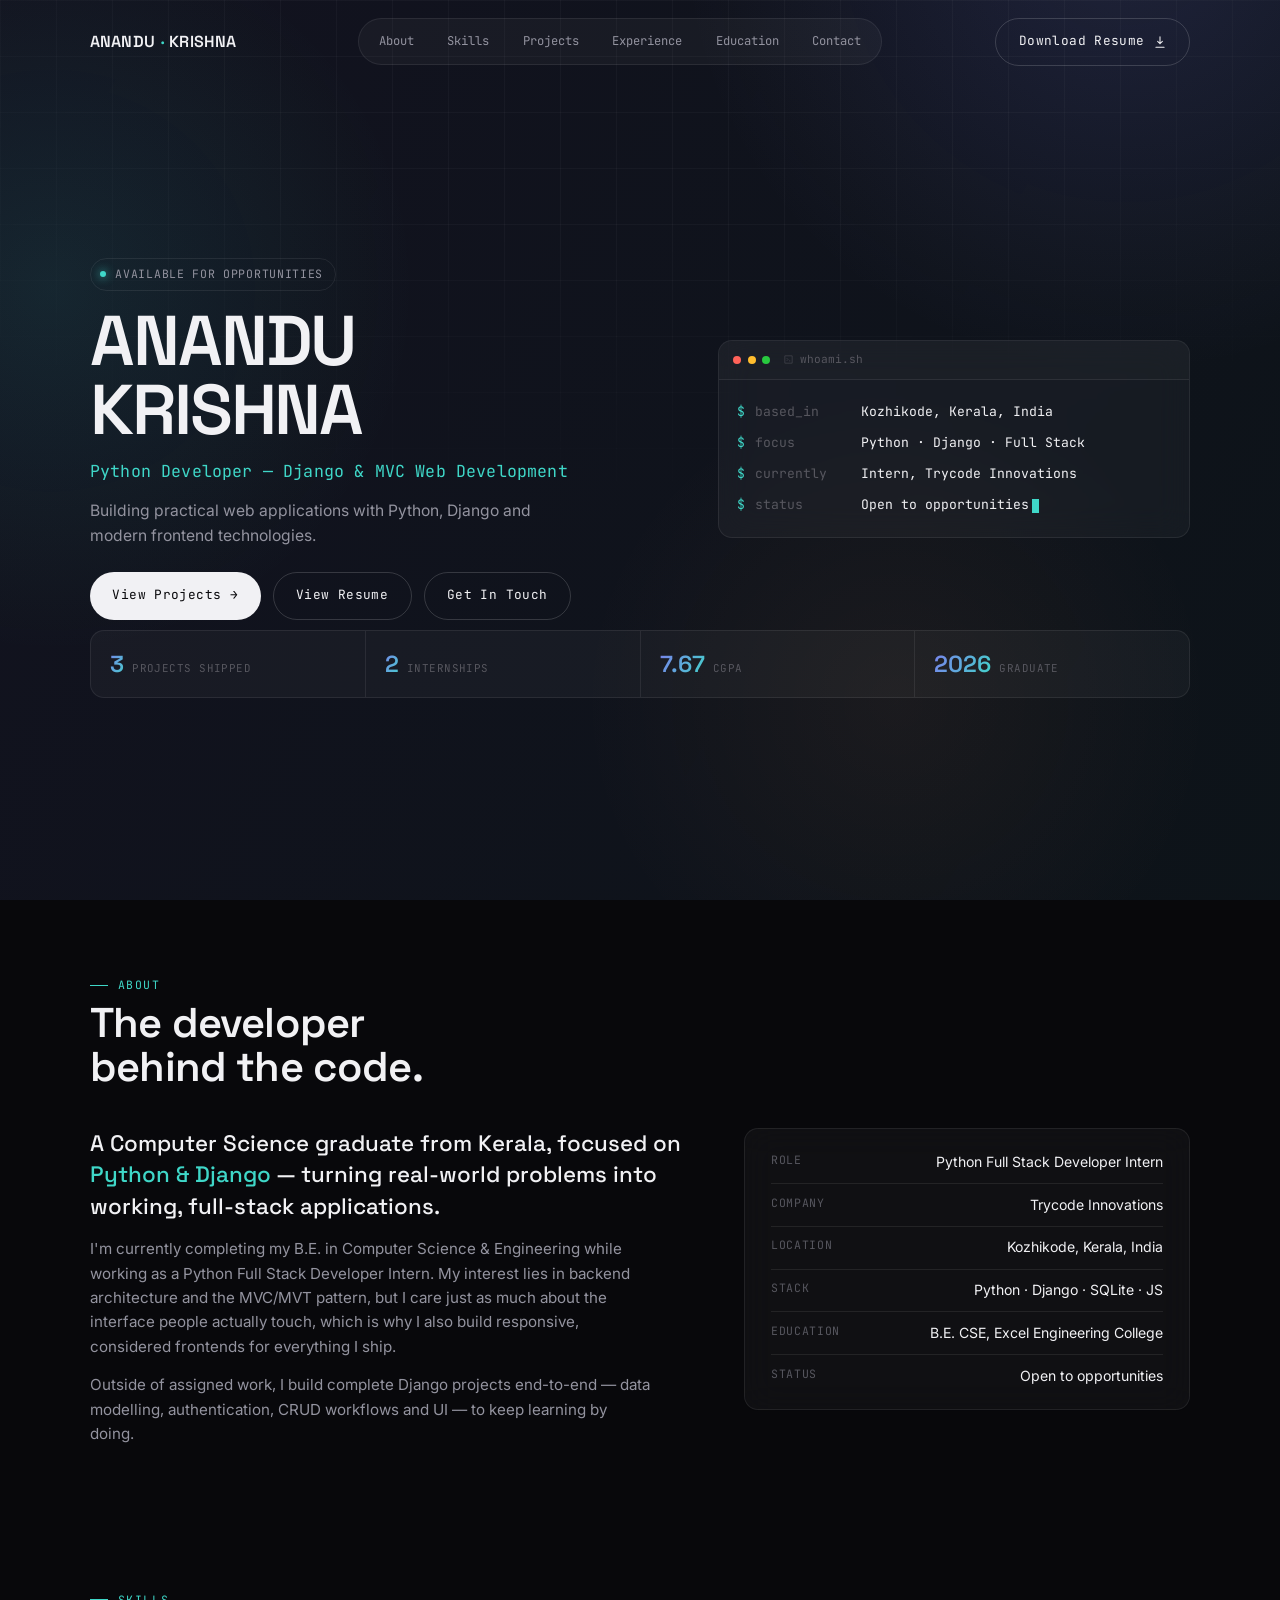
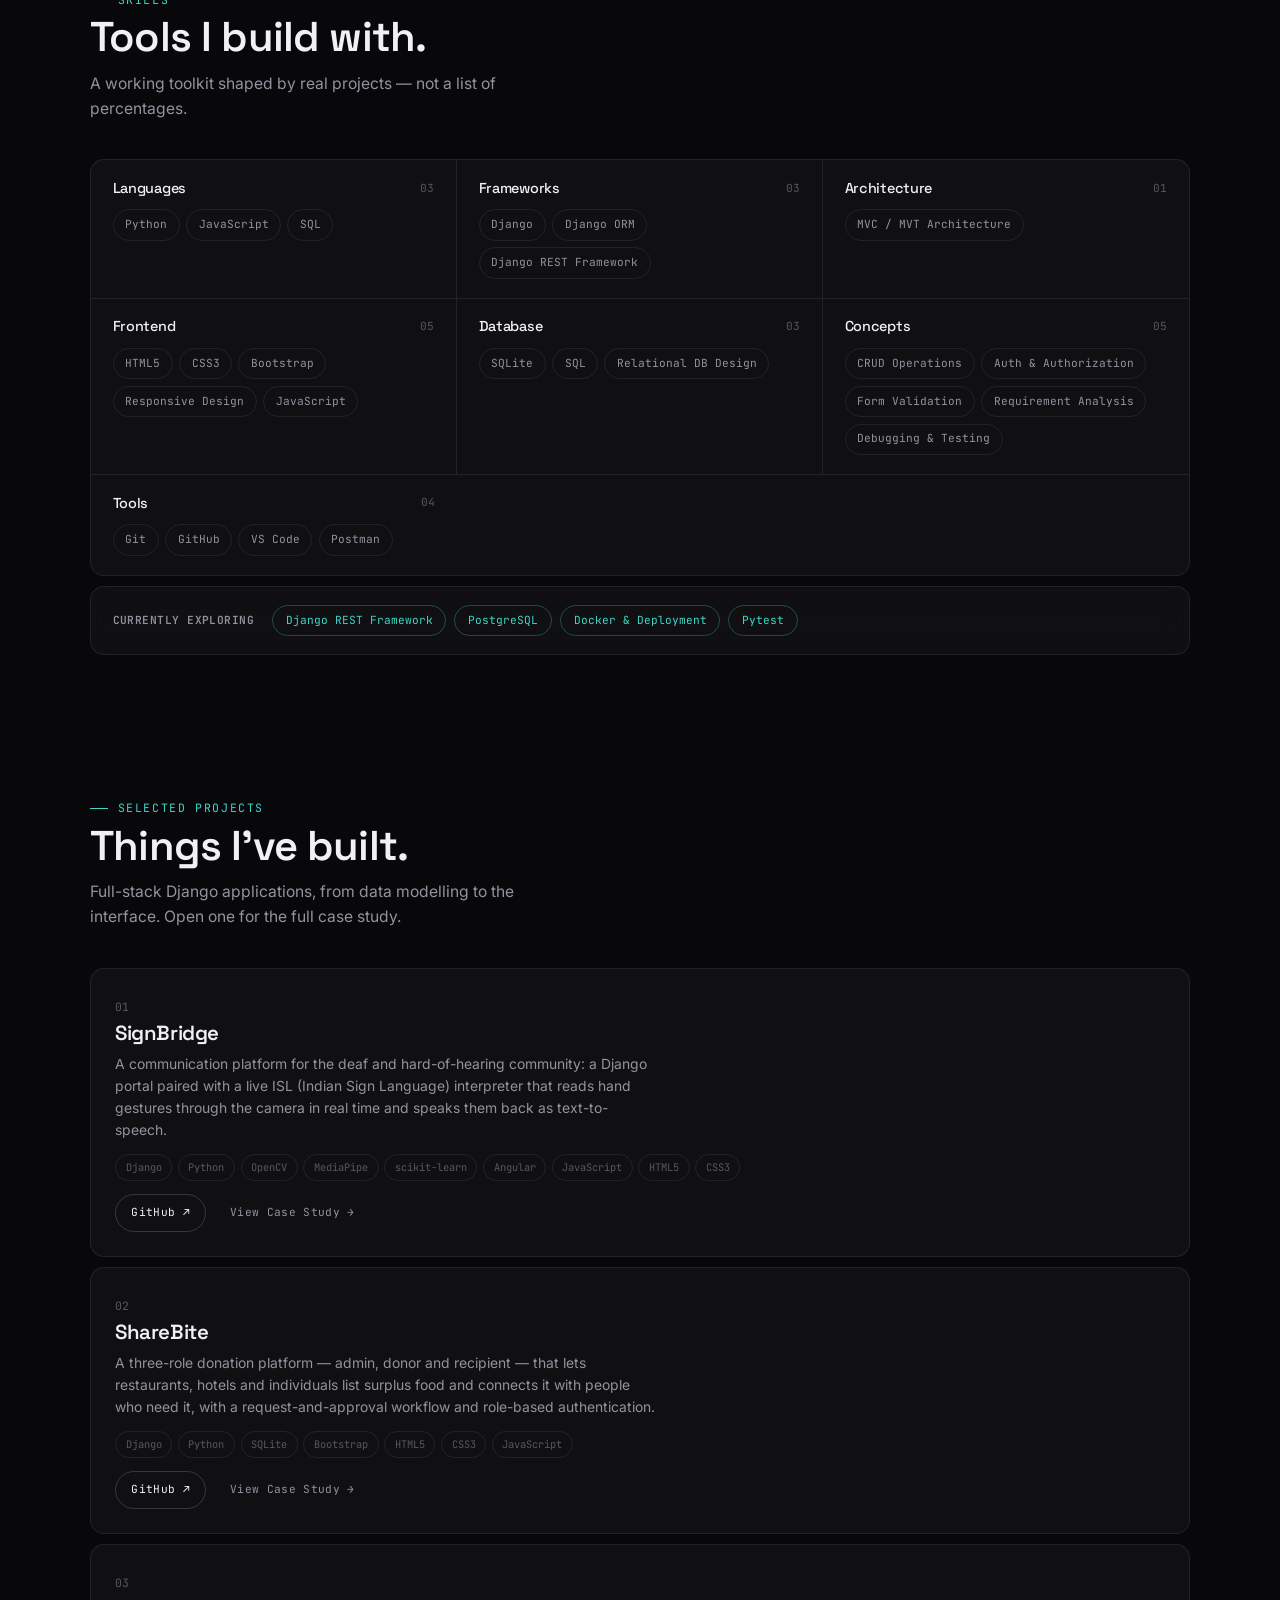
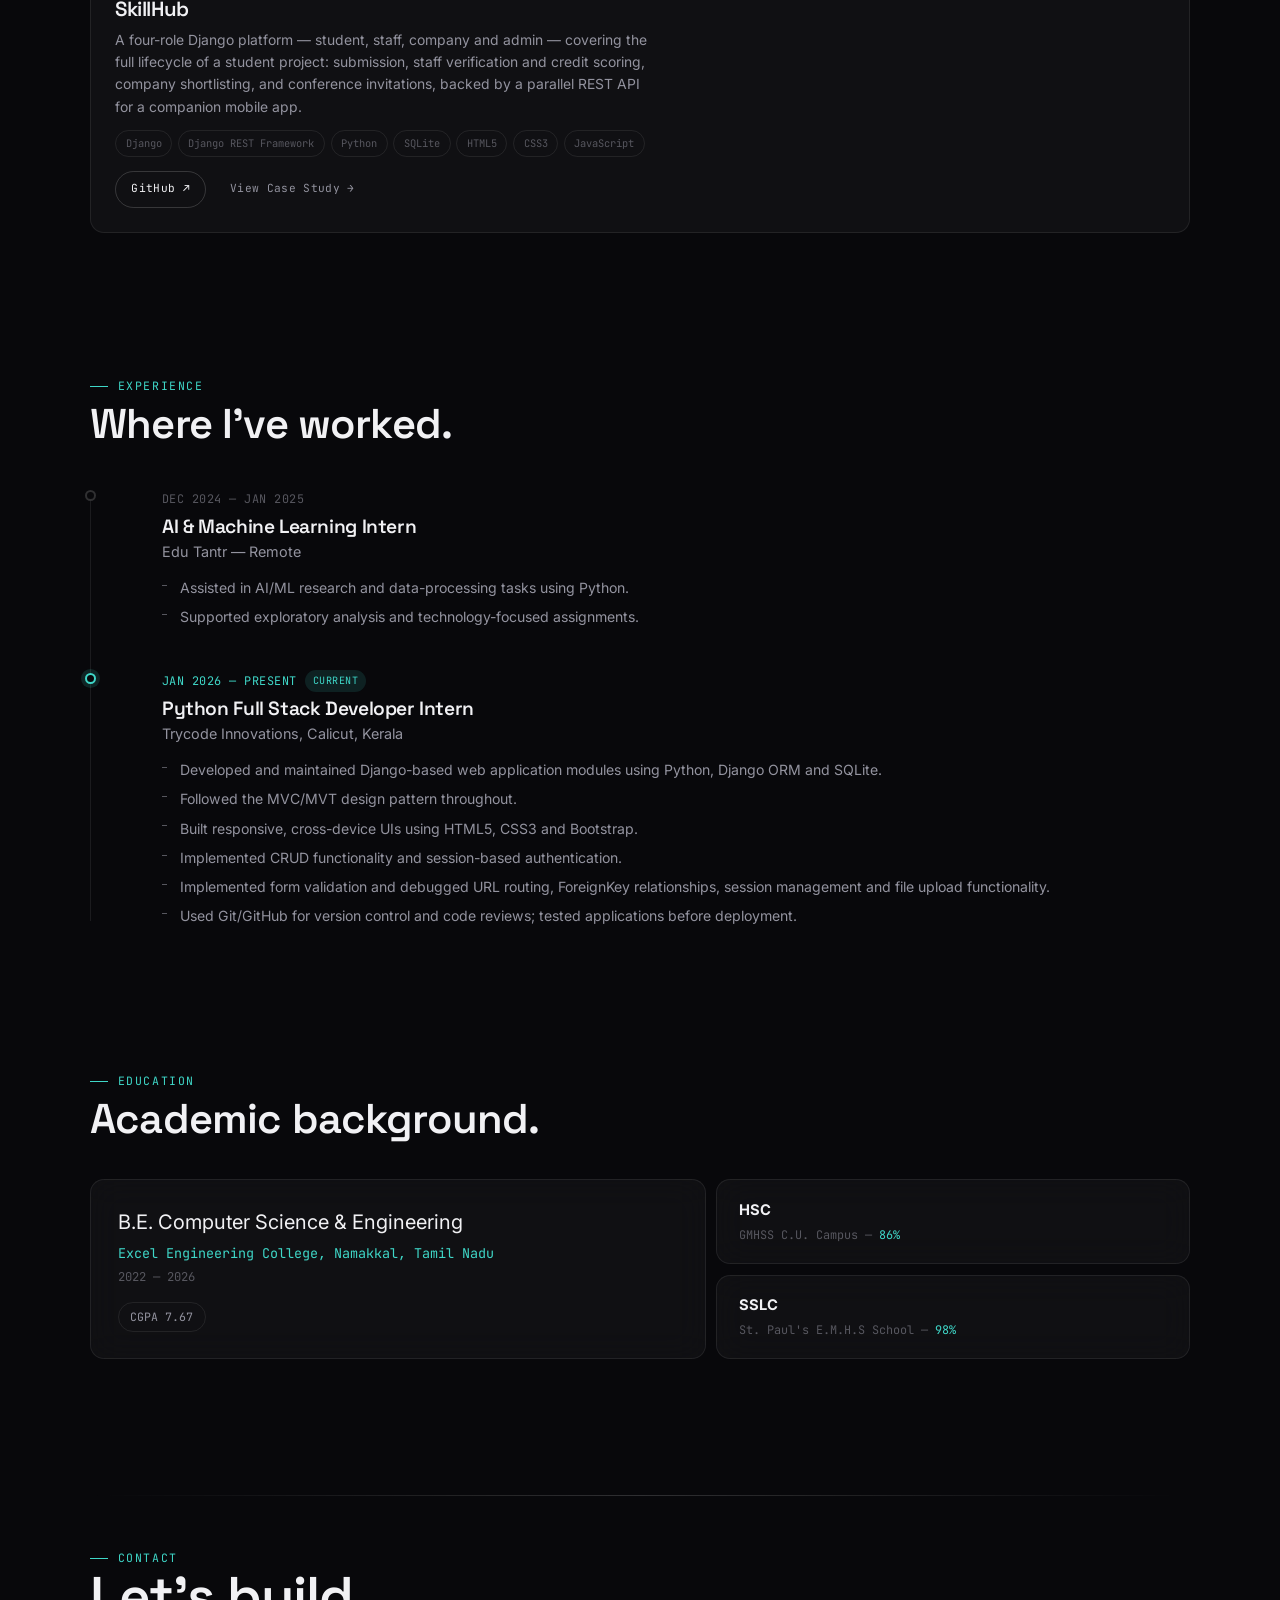
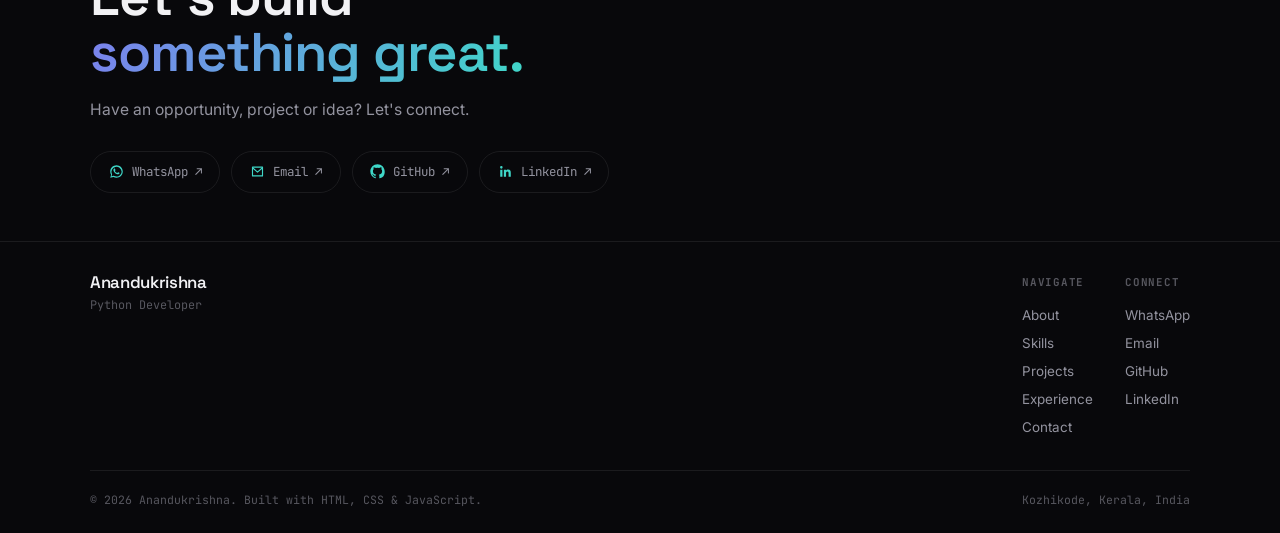
<file: index.html>
<!DOCTYPE html>
<html lang="en">
<head>
<meta charset="UTF-8">
<meta name="viewport" content="width=device-width, initial-scale=1, viewport-fit=cover">
<title>Anandukrishna — Python Developer | Django &amp; Full Stack Web Development</title>
<meta name="description" content="Portfolio of Anandukrishna, a Python developer specializing in Django and full-stack web development. Explore projects including SignBridge, ShareBite and SkillHub.">
<meta name="author" content="Anandukrishna">
<link rel="canonical" href="https://anandukrrishna.vercel.app/">

<!-- Open Graph -->
<meta property="og:type" content="website">
<meta property="og:title" content="Anandukrishna — Python Developer">
<meta property="og:description" content="Python / Django developer building practical, full-stack web applications.">
<meta property="og:url" content="https://anandukrrishna.vercel.app/">
<meta property="og:image" content="https://anandukrrishna.vercel.app/assets/images/og-cover.jpg">

<!-- Twitter -->
<meta name="twitter:card" content="summary_large_image">
<meta name="twitter:title" content="Anandukrishna — Python Developer">
<meta name="twitter:description" content="Python / Django developer building practical, full-stack web applications.">
<meta name="twitter:image" content="https://anandukrrishna.vercel.app/assets/images/og-cover.jpg">

<link rel="icon" href="assets/icons/favicon.svg" type="image/svg+xml">
<link rel="manifest" href="site.webmanifest">
<meta name="theme-color" content="#08080b">

<link rel="preconnect" href="https://fonts.googleapis.com">
<link rel="preconnect" href="https://fonts.gstatic.com" crossorigin>
<link rel="stylesheet" href="css/style.css">
<link rel="stylesheet" href="css/responsive.css">
<link rel="stylesheet" href="css/animations.css">

<!-- Structured data -->
<script type="application/ld+json">
{
  "@context": "https://schema.org",
  "@type": "Person",
  "name": "Anandukrishna",
  "jobTitle": "Python Developer",
  "email": "mailto:anandukrrishna@gmail.com",
  "url": "https://anandukrrishna.vercel.app/",
  "sameAs": [
    "https://linkedin.com/in/anandukrishnavp88",
    "https://github.com/anandukrrishna"
  ],
  "address": {
    "@type": "PostalAddress",
    "addressLocality": "Kozhikode",
    "addressRegion": "Kerala",
    "addressCountry": "IN"
  }
}
</script>
</head>
<body>

<a href="#main" class="skip-link">Skip to content</a>

<!-- ============ AMBIENT BACKGROUND ============ -->
<div class="bg-field" aria-hidden="true"></div>
<div class="bg-grid" aria-hidden="true"></div>

<!-- ============ LOADER ============ -->
<div id="loader" aria-hidden="true">
  <div class="loader-name mono">anandukrishna.init</div>
  <div class="loader-bar"><div class="loader-bar-fill" id="loader-fill"></div></div>
</div>

<!-- ============ SCROLL PROGRESS ============ -->
<div id="scroll-progress"></div>

<!-- ============ NAVIGATION ============ -->
<header id="navbar">
  <div class="wrap nav-inner">
    <a href="#hero" class="nav-logo">
      ANANDU<span class="dot">·</span>KRISHNA
    </a>

    <nav class="nav-links" aria-label="Primary">
      <a href="#about" data-nav>About</a>
      <a href="#skills" data-nav>Skills</a>
      <a href="#projects" data-nav>Projects</a>
      <a href="#experience" data-nav>Experience</a>
      <a href="#education" data-nav>Education</a>
      <a href="#contact" data-nav>Contact</a>
    </nav>
    <div class="nav-right">
      <a href="assets/resume/Anandukrishna_Python_Developer_Resume.pdf" download class="btn btn-outline nav-resume">
        <span class="nav-resume-full">Download Resume</span><span class="nav-resume-short">Resume</span>
        <svg viewBox="0 0 24 24" fill="none" stroke="currentColor" stroke-width="1.8" stroke-linecap="round" stroke-linejoin="round"><path d="M12 3v12m0 0-4-4m4 4 4-4M5 21h14"/></svg>
      </a>
      <button class="nav-toggle" id="nav-toggle" aria-label="Open menu" aria-expanded="false" aria-controls="mobile-menu">
        <span></span><span></span><span></span>
      </button>
    </div>
  </div>
</header>

<!-- ============ MOBILE MENU (compact dropdown) ============ -->
<div class="mobile-menu" id="mobile-menu" aria-hidden="true">
  <nav aria-label="Mobile" class="mobile-menu-nav">
    <a href="#about" data-nav-mobile><span>About</span></a>
    <a href="#skills" data-nav-mobile><span>Skills</span></a>
    <a href="#projects" data-nav-mobile><span>Projects</span></a>
    <a href="#experience" data-nav-mobile><span>Experience</span></a>
    <a href="#education" data-nav-mobile><span>Education</span></a>
    <a href="#contact" data-nav-mobile><span>Contact</span></a>
  </nav>
  <div class="mobile-menu-divider"></div>
  <div class="mobile-menu-socials">
    <a href="https://wa.me/918921303751" target="_blank" rel="noopener">WhatsApp ↗</a>
    <a href="mailto:anandukrrishna@gmail.com">Email ↗</a>
    <a href="https://github.com/anandukrrishna" target="_blank" rel="noopener">GitHub ↗</a>
    <a href="https://linkedin.com/in/anandukrishnavp88" target="_blank" rel="noopener">LinkedIn ↗</a>
  </div>
  <div class="mobile-menu-divider"></div>
  <a href="assets/resume/Anandukrishna_Python_Developer_Resume.pdf" download class="btn btn-primary mobile-menu-resume">
    Download Resume
    <svg viewBox="0 0 24 24" fill="none" stroke="currentColor" stroke-width="1.8" stroke-linecap="round" stroke-linejoin="round"><path d="M12 3v12m0 0-4-4m4 4 4-4M5 21h14"/></svg>
  </a>
</div>

<main id="main">

  <!-- ============ HERO ============ -->
  <section id="hero">
    <div class="wrap">
      <div class="hero-grid">
        <div class="hero-main">
          <div class="hero-status"><span class="status-dot"></span> AVAILABLE FOR OPPORTUNITIES</div>
          <h1 class="hero-name">
            <span class="line">ANANDU</span>
            <span class="line">KRISHNA</span>
          </h1>
          <div class="hero-role mono">Python Developer — Django &amp; MVC Web Development</div>
          <p class="hero-desc">Building practical web applications with Python, Django and modern frontend technologies.</p>
          <div class="hero-cta">
            <a href="#projects" class="btn btn-primary">View Projects →</a>
            <a href="assets/resume/Anandukrishna_Python_Developer_Resume.pdf" id="view-resume" target="_blank" rel="noopener" class="btn btn-outline">View Resume</a>
            <a href="#contact" class="btn btn-outline">Get In Touch</a>
          </div>
        </div>

        <div class="glass terminal" aria-hidden="true">
          <div class="terminal-bar">
            <span class="dots"><span></span><span></span><span></span></span>
            <span class="terminal-title">
              <svg viewBox="0 0 24 24" fill="none" stroke="currentColor" stroke-width="1.6"><path d="M4 4h16v16H4z"/><path d="m8 9 3 3-3 3M13 15h3"/></svg>
              whoami.sh
            </span>
          </div>
          <div class="terminal-body">
            <div class="terminal-row"><span class="prompt">$</span><span class="key">based_in</span><span class="val">Kozhikode, Kerala, India</span></div>
            <div class="terminal-row"><span class="prompt">$</span><span class="key">focus</span><span class="val">Python · Django · Full Stack</span></div>
            <div class="terminal-row"><span class="prompt">$</span><span class="key">currently</span><span class="val">Intern, Trycode Innovations</span></div>
            <div class="terminal-row"><span class="prompt">$</span><span class="key">status</span><span class="val">Open to opportunities<span class="terminal-cursor"></span></span></div>
          </div>
        </div>
      </div>

      <div class="stats-row reveal">
        <div class="stat-cell"><span class="stat-num">3</span><span class="stat-label">Projects Shipped</span></div>
        <div class="stat-cell"><span class="stat-num">2</span><span class="stat-label">Internships</span></div>
        <div class="stat-cell"><span class="stat-num">7.67</span><span class="stat-label">CGPA</span></div>
        <div class="stat-cell"><span class="stat-num">2026</span><span class="stat-label">Graduate</span></div>
      </div>
    </div>
  </section>

  <!-- ============ ABOUT ============ -->
  <section id="about">
    <div class="wrap">
      <div class="section-head reveal">
        <span class="eyebrow">About</span>
        <h2 class="section-title">The developer<br>behind the code.</h2>
      </div>
      <div class="about-grid">
        <div class="reveal">
          <p class="about-lead">A Computer Science graduate from Kerala, focused on <em>Python &amp; Django</em> — turning real-world problems into working, full-stack applications.</p>
          <p class="about-copy">I'm currently completing my B.E. in Computer Science &amp; Engineering while working as a Python Full Stack Developer Intern. My interest lies in backend architecture and the MVC/MVT pattern, but I care just as much about the interface people actually touch, which is why I also build responsive, considered frontends for everything I ship.</p>
          <p class="about-copy">Outside of assigned work, I build complete Django projects end-to-end — data modelling, authentication, CRUD workflows and UI — to keep learning by doing.</p>
        </div>
        <div class="glass about-panel reveal">
          <div class="about-panel-row"><span>Role</span><span>Python Full Stack Developer Intern</span></div>
          <div class="about-panel-row"><span>Company</span><span>Trycode Innovations</span></div>
          <div class="about-panel-row"><span>Location</span><span>Kozhikode, Kerala, India</span></div>
          <div class="about-panel-row"><span>Stack</span><span>Python · Django · SQLite · JS</span></div>
          <div class="about-panel-row"><span>Education</span><span>B.E. CSE, Excel Engineering College</span></div>
          <div class="about-panel-row"><span>Status</span><span>Open to opportunities</span></div>
        </div>
      </div>
    </div>
  </section>

  <!-- ============ SKILLS ============ -->
  <section id="skills">
    <div class="wrap">
      <div class="section-head reveal">
        <span class="eyebrow">Skills</span>
        <h2 class="section-title">Tools I build with.</h2>
        <p class="section-sub">A working toolkit shaped by real projects — not a list of percentages.</p>
      </div>
      <div class="skills-groups">
        <div class="skill-group reveal">
          <div class="skill-group-head"><h4>Languages</h4><span class="count">03</span></div>
          <div class="skill-tags"><span class="skill-tag">Python</span><span class="skill-tag">JavaScript</span><span class="skill-tag">SQL</span></div>
        </div>
        <div class="skill-group reveal">
          <div class="skill-group-head"><h4>Frameworks</h4><span class="count">03</span></div>
          <div class="skill-tags"><span class="skill-tag">Django</span><span class="skill-tag">Django ORM</span><span class="skill-tag">Django REST Framework</span></div>
        </div>
        <div class="skill-group reveal">
          <div class="skill-group-head"><h4>Architecture</h4><span class="count">01</span></div>
          <div class="skill-tags"><span class="skill-tag">MVC / MVT Architecture</span></div>
        </div>
        <div class="skill-group reveal">
          <div class="skill-group-head"><h4>Frontend</h4><span class="count">05</span></div>
          <div class="skill-tags"><span class="skill-tag">HTML5</span><span class="skill-tag">CSS3</span><span class="skill-tag">Bootstrap</span><span class="skill-tag">Responsive Design</span><span class="skill-tag">JavaScript</span></div>
        </div>
        <div class="skill-group reveal">
          <div class="skill-group-head"><h4>Database</h4><span class="count">03</span></div>
          <div class="skill-tags"><span class="skill-tag">SQLite</span><span class="skill-tag">SQL</span><span class="skill-tag">Relational DB Design</span></div>
        </div>
        <div class="skill-group reveal">
          <div class="skill-group-head"><h4>Concepts</h4><span class="count">05</span></div>
          <div class="skill-tags"><span class="skill-tag">CRUD Operations</span><span class="skill-tag">Auth &amp; Authorization</span><span class="skill-tag">Form Validation</span><span class="skill-tag">Requirement Analysis</span><span class="skill-tag">Debugging &amp; Testing</span></div>
        </div>
        <div class="skill-group reveal">
          <div class="skill-group-head"><h4>Tools</h4><span class="count">04</span></div>
          <div class="skill-tags"><span class="skill-tag">Git</span><span class="skill-tag">GitHub</span><span class="skill-tag">VS Code</span><span class="skill-tag">Postman</span></div>
        </div>
      </div>
      <div class="glass learning-card reveal">
        <h4>Currently exploring</h4>
        <div class="learning-tags">
          <span>Django REST Framework</span>
          <span>PostgreSQL</span>
          <span>Docker &amp; Deployment</span>
          <span>Pytest</span>
        </div>
      </div>
    </div>
  </section>

  <!-- ============ PROJECTS ============ -->
  <section id="projects">
    <div class="wrap">
      <div class="section-head reveal">
        <span class="eyebrow">Selected Projects</span>
        <h2 class="section-title">Things I've built.</h2>
        <p class="section-sub">Full-stack Django applications, from data modelling to the interface. Open one for the full case study.</p>
      </div>
      <div class="project-list" id="project-list"><!-- injected by js/projects.js --></div>
    </div>
  </section>

  <!-- ============ EXPERIENCE ============ -->
  <section id="experience">
    <div class="wrap">
      <div class="section-head reveal">
        <span class="eyebrow">Experience</span>
        <h2 class="section-title">Where I've worked.</h2>
      </div>
      <div class="timeline reveal">
        <div class="timeline-line"><div class="timeline-progress" id="timeline-progress"></div></div>

        <div class="timeline-item">
          <span class="timeline-dot"></span>
          <div class="timeline-period">DEC 2024 — JAN 2025</div>
          <h3 class="timeline-role">AI &amp; Machine Learning Intern</h3>
          <div class="timeline-org">Edu Tantr — Remote</div>
          <ul class="timeline-list">
            <li>Assisted in AI/ML research and data-processing tasks using Python.</li>
            <li>Supported exploratory analysis and technology-focused assignments.</li>
          </ul>
        </div>

        <div class="timeline-item is-current">
          <span class="timeline-dot"></span>
          <div class="timeline-period">JAN 2026 — PRESENT <span class="timeline-badge">CURRENT</span></div>
          <h3 class="timeline-role">Python Full Stack Developer Intern</h3>
          <div class="timeline-org">Trycode Innovations, Calicut, Kerala</div>
          <ul class="timeline-list">
            <li>Developed and maintained Django-based web application modules using Python, Django ORM and SQLite.</li>
            <li>Followed the MVC/MVT design pattern throughout.</li>
            <li>Built responsive, cross-device UIs using HTML5, CSS3 and Bootstrap.</li>
            <li>Implemented CRUD functionality and session-based authentication.</li>
            <li>Implemented form validation and debugged URL routing, ForeignKey relationships, session management and file upload functionality.</li>
            <li>Used Git/GitHub for version control and code reviews; tested applications before deployment.</li>
          </ul>
        </div>
      </div>
    </div>
  </section>

  <!-- ============ EDUCATION ============ -->
  <section id="education">
    <div class="wrap">
      <div class="section-head reveal">
        <span class="eyebrow">Education</span>
        <h2 class="section-title">Academic background.</h2>
      </div>
      <div class="edu-grid">
        <div class="glass edu-main reveal">
          <div class="edu-degree">B.E. Computer Science &amp; Engineering</div>
          <div class="edu-school">Excel Engineering College, Namakkal, Tamil Nadu</div>
          <div class="edu-period">2022 — 2026</div>
          <span class="edu-cgpa">CGPA 7.67</span>
        </div>
        <div class="edu-secondary reveal">
          <div class="glass">
            <h5>HSC</h5>
            <p>GMHSS C.U. Campus — <span class="score">86%</span></p>
          </div>
          <div class="glass">
            <h5>SSLC</h5>
            <p>St. Paul's E.M.H.S School — <span class="score">98%</span></p>
          </div>
        </div>
      </div>
    </div>
  </section>

  <!-- ============ CONTACT ============ -->
  <section id="contact">
    <div class="wrap">
      <div class="divider reveal contact-divider"></div>
      <span class="eyebrow reveal">Contact</span>
      <h2 class="contact-headline reveal">Let's build<br><span class="gradient-text">something great.</span></h2>
      <p class="contact-sub reveal">Have an opportunity, project or idea? Let's connect.</p>

      <div class="contact-socials reveal">
        <a class="social-pill" href="https://wa.me/918921303751" target="_blank" rel="noopener">
          <svg viewBox="0 0 24 24" fill="currentColor" aria-hidden="true"><path d="M12.02 2C6.5 2 2 6.48 2 12c0 1.85.5 3.58 1.36 5.07L2 22l5.07-1.33A9.94 9.94 0 0 0 12.02 22c5.52 0 10-4.48 10-10s-4.48-10-10-10zm0 18.13c-1.6 0-3.13-.44-4.44-1.24l-.32-.19-3.15.83.84-3.07-.21-.32A8.12 8.12 0 1 1 20.15 12c0 4.5-3.63 8.13-8.13 8.13zm4.5-6.1c-.25-.12-1.45-.72-1.68-.8-.23-.08-.39-.12-.56.12-.16.25-.64.8-.78.96-.14.16-.29.18-.53.06-.25-.12-1.05-.39-2-1.23-.74-.66-1.24-1.48-1.39-1.73-.14-.25-.02-.38.11-.5.11-.11.25-.29.37-.43.12-.15.16-.25.24-.41.08-.17.04-.31-.02-.43-.06-.12-.56-1.36-.77-1.86-.2-.49-.41-.42-.56-.43-.14-.01-.31-.01-.47-.01-.16 0-.43.06-.65.31-.23.25-.85.83-.85 2.03s.87 2.36 1 2.52c.12.16 1.7 2.6 4.13 3.64.58.25 1.03.4 1.38.51.58.18 1.11.16 1.53.1.47-.07 1.45-.59 1.65-1.16.2-.57.2-1.06.14-1.16-.06-.1-.22-.16-.47-.28z"/></svg>
          WhatsApp ↗
        </a>
        <a class="social-pill" href="mailto:anandukrrishna@gmail.com">
          <svg viewBox="0 0 24 24" fill="none" stroke="currentColor" stroke-width="1.8" stroke-linecap="round" stroke-linejoin="round" aria-hidden="true"><path d="M4 5h16v14H4z"/><path d="m4 6 8 7 8-7"/></svg>
          Email ↗
        </a>
        <a class="social-pill" href="https://github.com/anandukrrishna" target="_blank" rel="noopener">
          <svg viewBox="0 0 24 24" fill="currentColor" aria-hidden="true"><path d="M12 .5C5.65.5.5 5.65.5 12c0 5.08 3.29 9.39 7.86 10.91.58.1.79-.25.79-.56 0-.28-.01-1.02-.02-2-3.2.7-3.88-1.54-3.88-1.54-.52-1.34-1.28-1.7-1.28-1.7-1.05-.72.08-.7.08-.7 1.16.08 1.77 1.2 1.77 1.2 1.03 1.77 2.71 1.26 3.37.96.1-.75.4-1.26.73-1.55-2.56-.29-5.25-1.28-5.25-5.7 0-1.26.45-2.29 1.19-3.1-.12-.29-.52-1.46.11-3.05 0 0 .97-.31 3.18 1.18a11 11 0 0 1 5.79 0c2.2-1.49 3.17-1.18 3.17-1.18.64 1.59.24 2.76.12 3.05.74.81 1.18 1.84 1.18 3.1 0 4.43-2.69 5.4-5.26 5.69.41.36.78 1.08.78 2.17 0 1.56-.02 2.82-.02 3.2 0 .31.21.67.8.56A10.52 10.52 0 0 0 23.5 12c0-6.35-5.15-11.5-11.5-11.5z"/></svg>
          GitHub ↗
        </a>
        <a class="social-pill" href="https://linkedin.com/in/anandukrishnavp88" target="_blank" rel="noopener">
          <svg viewBox="0 0 24 24" fill="currentColor" aria-hidden="true"><path d="M20.45 20.45h-3.55v-5.57c0-1.33-.02-3.03-1.85-3.03-1.86 0-2.14 1.45-2.14 2.94v5.66H9.36V9h3.41v1.56h.05c.48-.9 1.63-1.85 3.36-1.85 3.6 0 4.27 2.37 4.27 5.45v6.29zM5.34 7.43a2.06 2.06 0 1 1 0-4.12 2.06 2.06 0 0 1 0 4.12zM7.12 20.45H3.56V9h3.56v11.45z"/></svg>
          LinkedIn ↗
        </a>
      </div>
    </div>
  </section>

</main>

<!-- ============ FOOTER ============ -->
<footer>
  <div class="wrap">
    <div class="footer-grid">
      <div class="footer-brand">
        <h4>Anandukrishna</h4>
        <p>Python Developer</p>
      </div>
      <div class="footer-links">
        <div class="footer-col">
          <h6>Navigate</h6>
          <a href="#about">About</a>
          <a href="#skills">Skills</a>
          <a href="#projects">Projects</a>
          <a href="#experience">Experience</a>
          <a href="#contact">Contact</a>
        </div>
        <div class="footer-col">
          <h6>Connect</h6>
          <a href="https://wa.me/918921303751" target="_blank" rel="noopener">WhatsApp</a>
          <a href="mailto:anandukrrishna@gmail.com">Email</a>
          <a href="https://github.com/anandukrrishna" target="_blank" rel="noopener">GitHub</a>
          <a href="https://linkedin.com/in/anandukrishnavp88" target="_blank" rel="noopener">LinkedIn</a>
        </div>
      </div>
    </div>
    <div class="footer-bottom">
      <span>© <span id="year">2026</span> Anandukrishna. Built with HTML, CSS &amp; JavaScript.</span>
      <span>Kozhikode, Kerala, India</span>
    </div>
  </div>
</footer>

<!-- ============ SHARED MODAL (Projects) ============ -->
<div class="modal-overlay" id="modal-overlay" aria-hidden="true">
  <div class="modal-card" role="dialog" aria-modal="true" aria-labelledby="modal-title">
    <button class="modal-close" id="modal-close" type="button" aria-label="Close dialog">
      <svg viewBox="0 0 24 24" fill="none" stroke="currentColor" stroke-width="1.6" stroke-linecap="round"><path d="M6 6l12 12M18 6L6 18"/></svg>
    </button>
    <div class="modal-body" id="modal-body"><!-- injected by js/projects.js --></div>
  </div>
</div>

<!-- ============ SCRIPTS ============ -->
<script src="js/projects.js"></script>
<script src="js/navigation.js"></script>
<script src="js/animations.js"></script>
<script src="js/resume.js"></script>
<script src="js/main.js"></script>
</body>
</html>
</file>
<file: css/style.css>
/* ==========================================================================
   ANANDUKRISHNA — PORTFOLIO
   Design system + base styles
   ========================================================================== */

@import url('https://fonts.googleapis.com/css2?family=Space+Grotesk:wght@400..700&family=Inter:wght@400..700&family=JetBrains+Mono:wght@400;500;600&display=swap');

/* ---------------------------------------------------------------------- */
/* Design tokens                                                          */
/* ---------------------------------------------------------------------- */
:root{
  /* surfaces */
  --bg:#08080b;
  --bg-alt:#0b0b10;
  --surface:rgba(255,255,255,.035);
  --surface-hover:rgba(255,255,255,.06);
  --surface-solid:#111116;
  --border:rgba(255,255,255,.08);
  --border-strong:rgba(255,255,255,.16);
  --overlay:rgba(6,6,9,.78);

  /* text */
  --text-1:#f1f1f4;
  --text-2:#93939f;
  --text-3:#57575f;

  /* accents */
  --accent:#7c7fee;          /* indigo-violet */
  --accent-2:#3fd7c8;        /* teal */
  --signal:#ff9d6c;          /* warm coral — used sparingly for "live/current" moments */
  --accent-rgb:124,127,238;
  --accent-2-rgb:63,215,200;
  --signal-rgb:255,157,108;

  --glow:0 0 60px rgba(var(--accent-rgb),.16);
  --shadow-soft:0 24px 60px rgba(0,0,0,.5);
  --shadow-modal:0 30px 90px rgba(0,0,0,.6);

  /* radius */
  --r-s:8px;
  --r-m:14px;
  --r-l:20px;
  --r-pill:999px;

  /* type */
  --font-display:'Space Grotesk','Inter',sans-serif;
  --font-body:'Inter',sans-serif;
  --font-mono:'JetBrains Mono',monospace;

  /* motion */
  --ease-out:cubic-bezier(.16,.84,.44,1);
  --ease-in-out:cubic-bezier(.65,0,.35,1);
  --dur-s:.2s;
  --dur-m:.35s;
  --dur-l:.6s;

  /* spacing rhythm */
  --space-3xs:.25rem;
  --space-2xs:.5rem;
  --space-xs:.65rem;
  --space-sm:1rem;
  --space-md:1.5rem;
  --space-lg:2.1rem;
  --space-xl:2.8rem;
  --space-2xl:3.75rem;

  /* the small, consistent gap used between stacked independent cards */
  --card-gap:.65rem;

  --section-pad:clamp(2.5rem,5.5vw,4.25rem);
}

/* ---------------------------------------------------------------------- */
/* Reset                                                                   */
/* ---------------------------------------------------------------------- */
*,*::before,*::after{box-sizing:border-box;margin:0;padding:0;}
html{
  scroll-behavior:auto;
  -webkit-text-size-adjust:100%;
  /* Hide the browser's page scrollbar visually — the page itself remains
     fully scrollable via wheel/trackpad/touch/keyboard. */
  scrollbar-width:none;       /* Firefox */
  -ms-overflow-style:none;    /* legacy Edge/IE */
}
html::-webkit-scrollbar{width:0;height:0;background:transparent;} /* Chrome/Edge/WebKit */
body{
  background:var(--bg);
  color:var(--text-1);
  font-family:var(--font-body);
  font-size:16px;
  line-height:1.6;
  overflow-x:hidden;
  -webkit-font-smoothing:antialiased;
  text-rendering:optimizeLegibility;
}
img,svg{display:block;max-width:100%;}
a{color:inherit;text-decoration:none;}
button{font:inherit;color:inherit;background:none;border:none;cursor:pointer;}
ul{list-style:none;}
input,textarea{font:inherit;}
::selection{background:var(--accent);color:#fff;}

.skip-link{
  position:absolute;top:-100px;left:1rem;z-index:1200;
  background:var(--accent);color:#fff;padding:.75rem 1.25rem;border-radius:var(--r-s);
  transition:top var(--dur-s) var(--ease-out);
  font-family:var(--font-mono);font-size:.85rem;
}
.skip-link:focus{top:1rem;}
:focus-visible{outline:2px solid var(--accent-2);outline-offset:3px;border-radius:4px;}

.visually-hidden{
  position:absolute!important;width:1px;height:1px;padding:0;margin:-1px;
  overflow:hidden;clip:rect(0,0,0,0);white-space:nowrap;border:0;
}

/* ---------------------------------------------------------------------- */
/* Ambient background — signature element                                 */
/* A soft, slowly drifting layered gradient (no shapes, dots or dashed    */
/* network lines) plus a faint fixed grid texture. Pure CSS, no canvas /  */
/* WebGL, so it costs nothing on low-end devices and never overflows.     */
/* ---------------------------------------------------------------------- */
.bg-field{
  position:fixed;inset:0;z-index:-2;pointer-events:none;
  background:
    radial-gradient(58vw 58vw at 88% -8%, rgba(var(--accent-rgb),.15), transparent 60%),
    radial-gradient(46vw 46vw at 4% 32%, rgba(var(--accent-2-rgb),.1), transparent 62%),
    radial-gradient(38vw 38vw at 70% 78%, rgba(var(--signal-rgb),.05), transparent 65%),
    linear-gradient(120deg, rgba(var(--accent-rgb),.09), rgba(var(--accent-2-rgb),.06) 45%, rgba(var(--signal-rgb),.04) 75%, var(--bg));
  background-size:auto,auto,auto,320% 320%;
  background-repeat:no-repeat;
  animation:bg-drift 26s var(--ease-in-out) infinite;
  will-change:background-position;
}
@keyframes bg-drift{
  0%{background-position:center,center,center,0% 30%;}
  50%{background-position:center,center,center,100% 70%;}
  100%{background-position:center,center,center,0% 30%;}
}
.bg-grid{
  position:fixed;inset:0;z-index:-1;pointer-events:none;
  background-image:
    linear-gradient(rgba(255,255,255,.03) 1px, transparent 1px),
    linear-gradient(90deg, rgba(255,255,255,.03) 1px, transparent 1px);
  background-size:56px 56px;
  mask-image:radial-gradient(85% 65% at 50% 0%, #000 40%, transparent 92%);
  -webkit-mask-image:radial-gradient(85% 65% at 50% 0%, #000 40%, transparent 92%);
}

/* ---------------------------------------------------------------------- */
/* Typography                                                              */
/* ---------------------------------------------------------------------- */
.eyebrow{
  font-family:var(--font-mono);
  font-size:.72rem;
  letter-spacing:.14em;
  text-transform:uppercase;
  color:var(--accent-2);
  display:inline-flex;align-items:center;gap:.6rem;
}
.eyebrow::before{
  content:'';width:18px;height:1px;background:var(--accent-2);display:inline-block;
}
h1,h2,h3,h4{
  font-family:var(--font-display);
  font-weight:600;
  line-height:1.06;
  letter-spacing:-.02em;
  color:var(--text-1);
}
.section-title{
  font-size:clamp(1.7rem,3.8vw,2.6rem);
  margin-top:.4rem;
}
.section-sub{
  color:var(--text-2);
  max-width:48ch;
  font-size:.98rem;
  margin-top:.7rem;
}
.mono{font-family:var(--font-mono);}
.gradient-text{
  background:linear-gradient(120deg,var(--accent),var(--accent-2));
  -webkit-background-clip:text;background-clip:text;color:transparent;
}

/* ---------------------------------------------------------------------- */
/* Layout helpers                                                          */
/* ---------------------------------------------------------------------- */
.wrap{
  width:100%;
  max-width:1180px;
  margin:0 auto;
  padding:0 clamp(1.25rem,4vw,2.5rem);
}
section{
  position:relative;
  padding:var(--section-pad) 0;
}
.section-head{
  margin-bottom:clamp(1.6rem,3.5vw,2.4rem);
}
.glass{
  background:var(--surface);
  border:1px solid var(--border);
  backdrop-filter:blur(16px);
  -webkit-backdrop-filter:blur(16px);
  border-radius:var(--r-m);
}
.divider{
  height:1px;width:100%;
  background:linear-gradient(90deg,transparent,var(--border-strong),transparent);
}

/* ---------------------------------------------------------------------- */
/* Buttons                                                                  */
/* ---------------------------------------------------------------------- */
.btn{
  position:relative;
  display:inline-flex;align-items:center;justify-content:center;gap:.5rem;
  font-family:var(--font-mono);
  font-size:.8rem;
  letter-spacing:.03em;
  padding:.8rem 1.4rem;
  border-radius:var(--r-pill);
  transition:transform var(--dur-s) var(--ease-out),border-color var(--dur-s),background var(--dur-s),color var(--dur-s),box-shadow var(--dur-s);
  white-space:nowrap;
}
.btn-primary{
  background:var(--text-1);
  color:var(--bg);
}
.btn-primary:hover{transform:translateY(-2px);box-shadow:var(--glow);}
.btn-outline{
  border:1px solid var(--border-strong);
  color:var(--text-1);
}
.btn-outline:hover{border-color:var(--accent-2);color:var(--accent-2);transform:translateY(-2px);}
.btn-ghost{
  color:var(--text-2);
  font-size:.8rem;
  padding:.8rem .2rem;
}
.btn-ghost:hover{color:var(--text-1);}
.btn svg{width:14px;height:14px;flex:none;}
.btn[disabled],.btn.is-disabled{opacity:.5;cursor:not-allowed;}

/* Small floating notice used by the "View Resume" fallback (js/resume.js) */
.resume-notice{
  position:absolute;
  margin-top:.5rem;
  padding:.5rem .85rem;
  font-family:var(--font-mono);
  font-size:.7rem;
  color:var(--text-2);
  background:var(--surface-solid);
  border:1px solid var(--border);
  border-radius:var(--r-s);
  opacity:0;
  transform:translateY(-4px);
  pointer-events:none;
  transition:opacity var(--dur-s) var(--ease-out),transform var(--dur-s) var(--ease-out);
  z-index:5;
  white-space:nowrap;
}
.resume-notice.show{opacity:1;transform:translateY(0);}

/* ---------------------------------------------------------------------- */
/* Loader                                                                   */
/* ---------------------------------------------------------------------- */
#loader{
  position:fixed;inset:0;z-index:9999;
  background:var(--bg);
  display:flex;flex-direction:column;align-items:center;justify-content:center;gap:1.1rem;
  transition:opacity var(--dur-l) var(--ease-in-out),visibility var(--dur-l);
}
#loader.hidden{opacity:0;visibility:hidden;pointer-events:none;}
.loader-name{
  font-family:var(--font-mono);
  font-size:.85rem;
  letter-spacing:.24em;
  color:var(--text-2);
}
.loader-bar{
  width:min(160px,45vw);height:2px;background:var(--border);border-radius:2px;overflow:hidden;
}
.loader-bar-fill{
  height:100%;width:0%;
  background:linear-gradient(90deg,var(--accent),var(--accent-2));
  transition:width .2s ease-out;
}

/* ---------------------------------------------------------------------- */
/* Scroll progress                                                          */
/* ---------------------------------------------------------------------- */
#scroll-progress{
  position:fixed;top:0;left:0;height:2px;width:0%;
  background:linear-gradient(90deg,var(--accent),var(--accent-2));
  z-index:900;transition:width .1s linear;
}

/* ---------------------------------------------------------------------- */
/* Navigation                                                               */
/* ---------------------------------------------------------------------- */
#navbar{
  position:fixed;top:0;left:0;right:0;z-index:800;
  padding:1.1rem 0;
  transition:padding var(--dur-m) var(--ease-out),background var(--dur-m),border-color var(--dur-m);
}
#navbar.scrolled{
  padding:.7rem 0;
  background:var(--overlay);
  backdrop-filter:blur(14px);
  -webkit-backdrop-filter:blur(14px);
  border-bottom:1px solid var(--border);
}
.nav-inner{display:flex;align-items:center;justify-content:space-between;gap:1rem;position:relative;}
.nav-logo{
  font-family:var(--font-display);font-weight:600;font-size:1rem;letter-spacing:.01em;
  display:inline-flex;align-items:center;gap:.35rem;flex:none;
  white-space:nowrap;
  border-radius:var(--r-pill);
  padding:.3rem .5rem;
  margin-left:-.5rem;
  transition:background var(--dur-s),color var(--dur-s);
}
.nav-logo:hover{background:var(--surface);}
.nav-logo .dot{color:var(--accent-2);}
.nav-links{
  display:flex;align-items:center;gap:.3rem;
  background:var(--surface);
  border:1px solid var(--border);
  border-radius:var(--r-pill);
  padding:.3rem;
  flex:none;
}
.nav-links a{
  font-family:var(--font-mono);font-size:.76rem;color:var(--text-2);
  padding:.48rem .9rem;border-radius:var(--r-pill);
  transition:color var(--dur-s),background var(--dur-s);
}
.nav-links a:hover{color:var(--text-1);}
.nav-links a.active{color:var(--bg);background:var(--text-1);}
.nav-right{display:flex;align-items:center;gap:.65rem;flex:none;}

.nav-resume-short{display:none;}

.nav-toggle{
  display:none;width:38px;height:38px;border-radius:50%;border:1px solid var(--border);
  align-items:center;justify-content:center;flex-direction:column;gap:5px;
  flex:none;background:var(--surface);
  transition:border-color var(--dur-s);
}
.nav-toggle span{width:14px;height:1.5px;background:var(--text-1);transition:transform var(--dur-s),opacity var(--dur-s);}
.nav-toggle.open span:nth-child(1){transform:translateY(6px) rotate(45deg);}
.nav-toggle.open span:nth-child(2){opacity:0;}
.nav-toggle.open span:nth-child(3){transform:translateY(-6px) rotate(-45deg);}

/* ---------------------------------------------------------------------- */
/* Mobile menu — compact dropdown panel anchored under the navbar.        */
/* Deliberately NOT a full-viewport takeover: fixed width, capped height, */
/* internal scroll only if content genuinely exceeds available space.     */
/* ---------------------------------------------------------------------- */
.mobile-menu{
  position:fixed;
  top:4.35rem;
  right:clamp(1rem,4vw,2.5rem);
  z-index:790;
  width:min(272px, calc(100vw - 2rem));
  max-height:calc(100svh - 5.6rem);
  overflow-y:auto;
  background:var(--overlay);
  backdrop-filter:blur(18px);
  -webkit-backdrop-filter:blur(18px);
  border:1px solid var(--border);
  border-radius:var(--r-l);
  box-shadow:var(--shadow-modal);
  padding:.85rem .95rem 1rem;
  display:flex;flex-direction:column;
  opacity:0;visibility:hidden;
  transform:translateY(-8px) scale(.97);
  transform-origin:top right;
  transition:opacity var(--dur-m) var(--ease-in-out),transform var(--dur-m) var(--ease-in-out),visibility var(--dur-m);
}
.mobile-menu.open{opacity:1;visibility:visible;transform:translateY(0) scale(1);}
.mobile-menu-nav{display:flex;flex-direction:column;gap:0;}
.mobile-menu-nav a{
  font-family:var(--font-display);font-size:.98rem;padding:.55rem .2rem;
  color:var(--text-2);
  transition:color var(--dur-s);
  display:flex;align-items:center;justify-content:space-between;
  border-bottom:1px solid var(--border);
}
.mobile-menu-nav a:last-child{border-bottom:none;}
.mobile-menu-nav a::after{content:'→';font-family:var(--font-mono);font-size:.85rem;opacity:0;transition:opacity var(--dur-s);}
.mobile-menu-nav a:hover,.mobile-menu-nav a:active,.mobile-menu-nav a.active{color:var(--text-1);}
.mobile-menu-nav a:hover::after,.mobile-menu-nav a.active::after{opacity:1;color:var(--accent-2);}
.mobile-menu-divider{height:1px;background:var(--border);margin:.8rem 0;flex:none;}
.mobile-menu-socials{display:flex;gap:.9rem;flex-wrap:wrap;font-family:var(--font-mono);font-size:.72rem;}
.mobile-menu-socials a{color:var(--text-2);transition:color var(--dur-s);}
.mobile-menu-socials a:hover{color:var(--accent-2);}
.mobile-menu-resume{width:100%;font-size:.76rem;padding:.68rem 1rem;}

/* ---------------------------------------------------------------------- */
/* Hero                                                                     */
/* ---------------------------------------------------------------------- */
#hero{
  min-height:100svh;
  display:flex;align-items:center;
  padding-top:5.5rem;padding-bottom:2rem;
  position:relative;
  overflow:hidden;
}
.hero-grid{
  display:grid;grid-template-columns:1.1fr .9fr;gap:clamp(1.6rem,4vw,3.2rem);align-items:center;
  position:relative;z-index:1;
}
.hero-status{
  display:inline-flex;align-items:center;gap:.6rem;
  font-family:var(--font-mono);font-size:.72rem;letter-spacing:.06em;
  color:var(--text-2);margin-bottom:1rem;
  padding:.38rem .75rem .38rem .55rem;
  border:1px solid var(--border);border-radius:var(--r-pill);
}
.status-dot{width:6px;height:6px;border-radius:50%;background:var(--accent-2);box-shadow:0 0 10px var(--accent-2);
  animation:pulse-dot 2s ease-in-out infinite;flex:none;}
@keyframes pulse-dot{0%,100%{opacity:1;}50%{opacity:.35;}}
.hero-name{
  font-size:clamp(2.4rem,5.8vw,4.4rem);
  font-weight:600;
  line-height:.98;
  letter-spacing:-.03em;
}
.hero-name .line{display:block;}
.hero-role{
  font-family:var(--font-mono);
  font-size:clamp(.9rem,1.3vw,1.08rem);
  color:var(--accent-2);
  margin-top:.85rem;
  letter-spacing:.01em;
}
.hero-desc{
  color:var(--text-2);
  max-width:50ch;
  margin-top:.8rem;
  font-size:.98rem;
}
.hero-cta{display:flex;flex-wrap:wrap;gap:.75rem;margin-top:1.5rem;position:relative;}

/* Hero social links — icon + label pills, subtle & premium (not text-only) */
.hero-socials{
  display:flex;flex-wrap:wrap;gap:.6rem;margin-top:1.5rem;
}
.hero-socials a{
  display:inline-flex;align-items:center;gap:.5rem;
  padding:.5rem .9rem .5rem .6rem;
  border:1px solid var(--border);border-radius:var(--r-pill);
  font-family:var(--font-mono);font-size:.76rem;color:var(--text-2);
  transition:color var(--dur-s),border-color var(--dur-s),transform var(--dur-s) var(--ease-out);
}
.hero-socials a:hover{color:var(--text-1);border-color:var(--accent-2);transform:translateY(-2px);}
.hero-socials a svg{width:15px;height:15px;flex:none;color:var(--accent-2);}

/* Terminal / whoami panel — kept compact */
.terminal{padding:0;overflow:hidden;position:relative;}
.terminal-bar{
  display:flex;align-items:center;gap:.4rem;
  padding:.65rem .9rem;border-bottom:1px solid var(--border);
  background:rgba(255,255,255,.015);
}
.terminal-bar .dots{display:flex;gap:.4rem;}
.terminal-bar .dots span{width:8px;height:8px;border-radius:50%;background:var(--border-strong);}
.terminal-bar .dots span:nth-child(1){background:#ff6259;}
.terminal-bar .dots span:nth-child(2){background:#ffbd2e;}
.terminal-bar .dots span:nth-child(3){background:#28c93f;}
.terminal-title{
  margin-left:.4rem;font-family:var(--font-mono);font-size:.7rem;color:var(--text-3);
  display:flex;align-items:center;gap:.4rem;
}
.terminal-title svg{width:11px;height:11px;opacity:.7;}
.terminal-body{padding:.95rem 1.1rem 1.05rem;font-family:var(--font-mono);font-size:.82rem;}
.terminal-row{display:flex;gap:.65rem;padding:.32rem 0;flex-wrap:wrap;align-items:baseline;}
.terminal-row .prompt{color:var(--accent-2);flex:none;user-select:none;}
.terminal-row .key{color:var(--text-3);min-width:6rem;}
.terminal-row .val{color:var(--text-1);}
.terminal-cursor{
  display:inline-block;width:7px;height:1.05em;background:var(--accent-2);
  vertical-align:text-bottom;margin-left:.15rem;
  animation:blink-cursor 1.1s step-end infinite;
}
@keyframes blink-cursor{0%,100%{opacity:1;}50%{opacity:0;}}

.hero-scroll-cue{
  position:absolute;bottom:1.3rem;left:50%;transform:translateX(-50%);
  display:flex;flex-direction:column;align-items:center;gap:.5rem;
  color:var(--text-3);font-family:var(--font-mono);font-size:.66rem;letter-spacing:.1em;
  z-index:1;
}
.scroll-line{width:1px;height:28px;background:linear-gradient(var(--text-3),transparent);
  animation:scroll-cue 2s ease-in-out infinite;}
@keyframes scroll-cue{0%{transform:scaleY(0);transform-origin:top;}50%{transform:scaleY(1);transform-origin:top;}
  50.1%{transform-origin:bottom;}100%{transform:scaleY(0);transform-origin:bottom;}}

/* ---------------------------------------------------------------------- */
/* Stats — single horizontal row on desktop                               */
/* ---------------------------------------------------------------------- */
.stats-row{
  display:flex;
  margin-top:var(--card-gap);
  border:1px solid var(--border);
  border-radius:var(--r-m);
  overflow:hidden;
  background:var(--surface);
}
.stat-cell{
  flex:1;
  display:flex;align-items:baseline;gap:.5rem;
  padding:.9rem 1.2rem;
  border-right:1px solid var(--border);
  transition:background var(--dur-s);
}
.stat-cell:last-child{border-right:none;}
.stat-cell:hover{background:var(--surface-hover);}
.stat-num{
  font-family:var(--font-display);font-size:1.45rem;font-weight:600;
  background:linear-gradient(120deg,var(--accent),var(--accent-2));
  -webkit-background-clip:text;background-clip:text;color:transparent;
  flex:none;
}
.stat-label{color:var(--text-3);font-size:.68rem;font-family:var(--font-mono);letter-spacing:.04em;
  text-transform:uppercase;line-height:1.3;white-space:nowrap;}

/* ---------------------------------------------------------------------- */
/* About                                                                     */
/* ---------------------------------------------------------------------- */
.about-grid{
  display:grid;grid-template-columns:1.15fr .85fr;gap:clamp(1.6rem,4vw,3.2rem);align-items:start;
}
.about-lead{
  font-family:var(--font-display);font-weight:500;
  font-size:clamp(1.1rem,2vw,1.4rem);
  line-height:1.42;color:var(--text-1);
}
.about-lead em{font-style:normal;color:var(--accent-2);}
.about-copy{color:var(--text-2);margin-top:.9rem;max-width:56ch;font-size:.95rem;}
.about-panel{padding:1.4rem 1.6rem;}
.about-panel-row{display:flex;justify-content:space-between;gap:1rem;padding:.6rem 0;border-bottom:1px solid var(--border);font-size:.88rem;}
.about-panel-row:first-child{padding-top:0;}
.about-panel-row:last-child{border-bottom:none;padding-bottom:0;}
.about-panel-row span:first-child{color:var(--text-3);font-family:var(--font-mono);font-size:.72rem;text-transform:uppercase;letter-spacing:.06em;flex:none;}
.about-panel-row span:last-child{color:var(--text-1);text-align:right;}

/* ---------------------------------------------------------------------- */
/* Skills                                                                     */
/* ---------------------------------------------------------------------- */
.skills-groups{
  display:grid;
  grid-template-columns:repeat(3,1fr);
  gap:0;
  border:1px solid var(--border);
  border-radius:var(--r-m);
  overflow:hidden;
  background:var(--surface);
}
.skill-group{
  padding:1.2rem 1.35rem;
  border-right:1px solid var(--border);
  border-bottom:1px solid var(--border);
}
/* 7 fixed items in a 3-col grid: rightmost column (3,6) has no right divider
   (the container edge already closes it), and every item that is genuinely
   last in its column loses its bottom divider. Item 6 (Concepts) sits above
   empty space in row 3, so it keeps the same bottom divider treatment as its
   row — it is NOT the last item in its column and must stay visually
   consistent with the rest of the grid. */
.skill-group:nth-child(3n){border-right:none;}
.skill-group:last-child{border-right:none;border-bottom:none;}

/* ---------------------------------------------------------------------- */
.skill-group-head{
  display:flex;align-items:center;justify-content:space-between;margin-bottom:.75rem;
}
.skill-group-head h4{font-size:.9rem;font-weight:500;color:var(--text-1);}
.skill-group-head .count{font-family:var(--font-mono);color:var(--text-3);font-size:.7rem;}
.skill-tags{display:flex;flex-wrap:wrap;gap:.4rem;}
.skill-tag{
  padding:.36rem .72rem;border:1px solid var(--border);border-radius:var(--r-pill);
  font-family:var(--font-mono);font-size:.7rem;color:var(--text-2);
  transition:border-color var(--dur-s),color var(--dur-s),transform var(--dur-s) var(--ease-out);
}
.skill-tag:hover{border-color:var(--accent-2);color:var(--text-1);transform:translateY(-2px);}

.learning-card{
  margin-top:var(--card-gap);padding:1.1rem 1.35rem;
  display:flex;align-items:center;gap:1.1rem;flex-wrap:wrap;
}
.learning-card h4{
  font-size:.7rem;color:var(--text-2);font-family:var(--font-mono);letter-spacing:.04em;
  text-transform:uppercase;flex:none;
}
.learning-tags{display:flex;gap:.5rem;flex-wrap:wrap;}
.learning-tags span{
  padding:.36rem .8rem;border-radius:var(--r-pill);font-family:var(--font-mono);font-size:.7rem;
  color:var(--accent-2);border:1px solid rgba(var(--accent-2-rgb),.3);
}

/* ---------------------------------------------------------------------- */
/* Projects — compact, information-only cards. No screenshot, no video,   */
/* no logo — just number, name, description, tech tags and actions.      */
/* ---------------------------------------------------------------------- */
.project-list{display:flex;flex-direction:column;gap:var(--card-gap);}
.project-card{
  position:relative;
  cursor:pointer;
  transition:transform var(--dur-m) var(--ease-out),border-color var(--dur-s);
  border-radius:var(--r-m);
  border:1px solid var(--border);
  background:var(--surface);
  overflow:hidden;
}
.project-card:hover,.project-card:focus-visible{transform:translateY(-3px);border-color:var(--border-strong);}

.project-body{
  padding:clamp(1.1rem,2.6vw,1.5rem) clamp(1.15rem,2.8vw,1.5rem);
}
.project-num{font-family:var(--font-mono);color:var(--text-3);font-size:.72rem;}
.project-name{
  font-size:clamp(1.05rem,1.9vw,1.28rem);margin-top:.28rem;
  transition:color var(--dur-s);
}
.project-card:hover .project-name{color:var(--accent-2);}
.project-desc{color:var(--text-2);max-width:60ch;margin-top:.5rem;font-size:.87rem;}
.project-tags{display:flex;flex-wrap:wrap;gap:.35rem;margin-top:.75rem;}
.project-tags span{
  font-family:var(--font-mono);font-size:.65rem;color:var(--text-3);
  border:1px solid var(--border);padding:.26rem .6rem;border-radius:var(--r-pill);
}
.project-actions{display:flex;gap:.55rem;margin-top:.85rem;flex-wrap:wrap;}
.project-actions .btn{padding:.55rem .95rem;font-size:.7rem;}

/* ---------------------------------------------------------------------- */
/* Modal system (project case studies)                                    */
/* Compact, information-focused. The project modal never shows media or   */
/* a logo — that content lives on the card only. No forced/visible        */
/* internal scrollbar: content is kept compact so it naturally fits, and  */
/* any residual overflow scrolls without a visible scrollbar track.       */
/* ---------------------------------------------------------------------- */
.modal-overlay{
  position:fixed;inset:0;z-index:950;
  background:var(--overlay);
  backdrop-filter:blur(10px);
  -webkit-backdrop-filter:blur(10px);
  display:flex;align-items:center;justify-content:center;
  padding:clamp(1rem,4vw,3rem);
  opacity:0;visibility:hidden;
  transition:opacity var(--dur-m) var(--ease-in-out),visibility var(--dur-m);
}
.modal-overlay.open{opacity:1;visibility:visible;}
.modal-card{
  position:relative;
  width:100%;max-width:640px;
  max-height:calc(100svh - 3rem);
  background:var(--surface-solid);
  border:1px solid var(--border-strong);
  border-radius:var(--r-l);
  box-shadow:var(--shadow-modal);
  overflow:hidden;
  transform:translateY(14px) scale(.98);
  opacity:0;
  transition:transform var(--dur-m) var(--ease-out),opacity var(--dur-m) var(--ease-out);
}
.modal-overlay.open .modal-card{transform:translateY(0) scale(1);opacity:1;}
.modal-close{
  position:absolute;top:.9rem;right:.9rem;z-index:10;
  width:34px;height:34px;border-radius:50%;border:1px solid var(--border);
  display:flex;align-items:center;justify-content:center;background:var(--overlay);
  backdrop-filter:blur(8px);transition:border-color var(--dur-s),color var(--dur-s),transform var(--dur-s);
}
.modal-close:hover{border-color:var(--accent-2);color:var(--accent-2);transform:rotate(90deg);}
.modal-close svg{width:14px;height:14px;}
.modal-body{
  padding:0 0 1.3rem;
  overflow-y:auto;
  max-height:calc(100svh - 3rem);
  /* Keep scroll capability for edge-case overflow, but never show a track. */
  scrollbar-width:none;
  -ms-overflow-style:none;
}
.modal-body::-webkit-scrollbar{width:0;height:0;}
.modal-body-inner{padding:1.6rem 1.6rem 0;}
.modal-header-row{display:flex;align-items:center;gap:1rem;}
.modal-eyebrow{margin-bottom:.5rem;padding-right:2.2rem;}
.modal-title{font-size:clamp(1.2rem,2.7vw,1.42rem);padding-right:2rem;}
.modal-tagline{color:var(--text-2);margin-top:.4rem;font-size:.86rem;max-width:60ch;}
.modal-tags{display:flex;flex-wrap:wrap;gap:.4rem;margin-top:.85rem;}
.modal-tags span{
  font-family:var(--font-mono);font-size:.65rem;color:var(--text-2);
  border:1px solid var(--border);padding:.3rem .68rem;border-radius:var(--r-pill);
}
.modal-block{padding-top:.85rem;margin-top:.85rem;border-top:1px solid var(--border);}
.modal-block h5{
  font-family:var(--font-mono);color:var(--accent-2);font-size:.66rem;letter-spacing:.06em;
  text-transform:uppercase;margin-bottom:.35rem;
}
.modal-block p{color:var(--text-2);max-width:65ch;font-size:.85rem;}
.modal-actions{display:flex;gap:.6rem;margin-top:1rem;flex-wrap:wrap;padding-bottom:1.4rem;}
.modal-actions .btn{font-size:.72rem;padding:.62rem 1.05rem;}

body.modal-open{overflow:hidden;}

/* ---------------------------------------------------------------------- */
/* Experience                                                                     */
/* ---------------------------------------------------------------------- */
.timeline{position:relative;padding-left:clamp(1.3rem,3.2vw,2.3rem);}
.timeline-line{
  position:absolute;left:0;top:.4rem;bottom:.4rem;width:1px;background:var(--border);
}
.timeline-progress{
  position:absolute;left:0;top:0;width:1px;height:0%;
  background:linear-gradient(var(--accent),var(--accent-2));
}
.timeline-item{position:relative;padding:0 0 clamp(1.6rem,3.8vw,2.4rem) clamp(1.5rem,3vw,2.2rem);}
.timeline-item:last-child{padding-bottom:0;}
.timeline-dot{
  position:absolute;left:calc(-1 * clamp(1.3rem,3.2vw,2.3rem) - 5px);top:.35rem;
  width:11px;height:11px;border-radius:50%;background:var(--bg);
  border:2px solid var(--border-strong);
}
.timeline-item.is-current .timeline-dot{border-color:var(--accent-2);box-shadow:0 0 0 4px rgba(var(--accent-2-rgb),.14);}
.timeline-period{
  display:inline-flex;align-items:center;gap:.5rem;
  font-family:var(--font-mono);color:var(--text-3);font-size:.74rem;letter-spacing:.04em;
}
.timeline-item.is-current .timeline-period{color:var(--accent-2);}
.timeline-badge{
  font-size:.63rem;padding:.18rem .5rem;border-radius:var(--r-pill);
  background:rgba(var(--accent-2-rgb),.12);color:var(--accent-2);letter-spacing:.05em;
}
.timeline-role{font-size:1.2rem;margin-top:.4rem;}
.timeline-org{color:var(--text-2);margin-top:.2rem;font-size:.9rem;}
.timeline-list{margin-top:.85rem;display:flex;flex-direction:column;gap:.42rem;}
.timeline-list li{
  color:var(--text-2);font-size:.88rem;padding-left:1.1rem;position:relative;
}
.timeline-list li::before{
  content:'';position:absolute;left:0;top:.55em;width:5px;height:1px;background:var(--text-3);
}

/* ---------------------------------------------------------------------- */
/* Education                                                               */
/* ---------------------------------------------------------------------- */
.edu-grid{display:grid;grid-template-columns:1.3fr 1fr;gap:var(--card-gap);align-items:stretch;}
.edu-main{padding:1.5rem 1.7rem;display:flex;flex-direction:column;justify-content:center;}
.edu-degree{font-size:1.25rem;}
.edu-school{color:var(--accent-2);margin-top:.3rem;font-family:var(--font-mono);font-size:.84rem;}
.edu-period{color:var(--text-3);font-family:var(--font-mono);font-size:.76rem;margin-top:.2rem;}
/* align-self keeps the pill hugging its own text instead of being
   stretched to the full width of the flex-column parent. */
.edu-cgpa{
  margin-top:.9rem;
  align-self:flex-start;
  display:inline-flex;align-items:center;
  width:fit-content;
  padding:.32rem .7rem;
  border:1px solid var(--border);border-radius:var(--r-pill);
  font-family:var(--font-mono);font-size:.72rem;color:var(--text-2);
  white-space:nowrap;
}
.edu-secondary{display:flex;flex-direction:column;gap:var(--card-gap);}
.edu-secondary .glass{padding:1.15rem 1.35rem;flex:1;display:flex;flex-direction:column;justify-content:center;}
.edu-secondary h5{font-size:.92rem;}
.edu-secondary p{color:var(--text-3);font-family:var(--font-mono);font-size:.74rem;margin-top:.22rem;}
.edu-secondary .score{color:var(--accent-2);}

/* ---------------------------------------------------------------------- */
/* Contact — compact pill row, no oversized email card                    */
/* ---------------------------------------------------------------------- */
#contact{padding-bottom:3rem;}
.contact-divider{margin-bottom:var(--space-xl);}
.contact-headline{
  font-size:clamp(2rem,5vw,3.4rem);line-height:1.04;
}
.contact-sub{color:var(--text-2);max-width:44ch;margin-top:1rem;font-size:.98rem;}

.contact-socials{display:flex;flex-wrap:wrap;gap:.7rem;margin-top:1.8rem;}
.social-pill{
  display:flex;align-items:center;gap:.5rem;padding:.62rem 1.1rem;border:1px solid var(--border);
  border-radius:var(--r-pill);font-family:var(--font-mono);font-size:.78rem;color:var(--text-2);
  transition:border-color var(--dur-s),color var(--dur-s),transform var(--dur-s) var(--ease-out);
}
.social-pill:hover{border-color:var(--accent-2);color:var(--text-1);transform:translateY(-2px);}
.social-pill svg{width:15px;height:15px;color:var(--accent-2);}

/* ---------------------------------------------------------------------- */
/* Footer                                                                     */
/* ---------------------------------------------------------------------- */
footer{border-top:1px solid var(--border);padding:2rem 0 1.5rem;}
.footer-grid{display:flex;justify-content:space-between;align-items:flex-start;flex-wrap:wrap;gap:1.6rem;}
.footer-brand h4{font-size:1.05rem;}
.footer-brand p{color:var(--text-3);font-family:var(--font-mono);font-size:.74rem;margin-top:.28rem;}
.footer-links{display:flex;flex-wrap:wrap;gap:2rem;}
.footer-col h6{font-family:var(--font-mono);font-size:.68rem;color:var(--text-3);text-transform:uppercase;letter-spacing:.07em;margin-bottom:.7rem;}
.footer-col a{display:block;color:var(--text-2);font-size:.84rem;padding:.2rem 0;transition:color var(--dur-s);}
.footer-col a:hover{color:var(--accent-2);}
.footer-bottom{
  margin-top:1.8rem;padding-top:1.2rem;border-top:1px solid var(--border);
  display:flex;justify-content:space-between;flex-wrap:wrap;gap:.7rem;
  font-family:var(--font-mono);font-size:.72rem;color:var(--text-3);
}

/* ---------------------------------------------------------------------- */
/* Scrollbar (for internal scrollable elements that still show one, e.g.  */
/* the mobile dropdown menu — the main page scrollbar is hidden above)    */
/* ---------------------------------------------------------------------- */
::-webkit-scrollbar{width:9px;}
::-webkit-scrollbar-track{background:transparent;}
::-webkit-scrollbar-thumb{background:var(--border-strong);border-radius:8px;}

/* ---------------------------------------------------------------------- */
/* Scroll reveal (see js/animations.js)                                      */
/* ---------------------------------------------------------------------- */
.reveal{
  opacity:0;
  transform:translateY(16px);
  transition:opacity .55s var(--ease-out),transform .55s var(--ease-out);
}
.reveal.in-view{opacity:1;transform:translateY(0);}
</file>
<file: css/responsive.css>
/* ==========================================================================
   RESPONSIVE — mobile-first overrides
   Audited at: 320, 340, 360, 375, 390, 414, 430, 480, 768, 820, 860, 1024,
   1200, 1280, 1440, 1920
   ========================================================================== */

/* Large desktop refinement */
@media (min-width:1920px){
  .wrap{max-width:1280px;}
}

/* Laptop */
@media (max-width:1200px){
  .hero-grid{grid-template-columns:1.25fr .8fr;}
}

/* Tablet landscape */
@media (max-width:1024px){
  .nav-links{gap:.15rem;}
  .nav-links a{padding:.46rem .7rem;}
  .about-grid{grid-template-columns:1fr;gap:1.6rem;}
  .about-panel{order:-1;}
  .edu-grid{grid-template-columns:1fr;}
  .skills-groups{grid-template-columns:repeat(2,1fr);}
  .skill-group:nth-child(3n){border-right:1px solid var(--border);}
  .skill-group:nth-child(2n){border-right:none;}
  .skill-group:last-child{border-right:none;}
  .skill-group:nth-last-child(-n+3){border-bottom:1px solid var(--border);}
  .skill-group:nth-last-child(-n+2){border-bottom:none;}
  .skill-group:last-child{border-bottom:none;}
}

/* Mobile nav breakpoint / tablet portrait — header becomes: logo | resume | toggle */
@media (max-width:860px){
  .nav-links{display:none;}
  .nav-toggle{display:flex;}
  .nav-right{gap:.5rem;}
  .nav-resume-full{display:none;}
  .nav-resume-short{display:inline;}
  .nav-resume{padding:.68rem 1rem;}
  .hero-grid{grid-template-columns:1fr;}
  .stats-row{flex-wrap:wrap;}
  .stat-cell{flex:1 1 50%;border-bottom:1px solid var(--border);}
  .stat-cell:nth-child(2n){border-right:none;}
  .stat-cell:nth-last-child(-n+2){border-bottom:none;}

  /* Compact hero CTA row: two buttons per row instead of a tall stack */
  .hero-cta{flex-direction:row;flex-wrap:wrap;gap:.6rem;}
  .hero-cta .btn{flex:1 1 calc(50% - .3rem);}
  .hero-cta .btn:nth-child(3){flex:1 1 100%;}

  /* Centered, balanced social row */
  .hero-socials{justify-content:center;}
}

/* Small tablet / large phone */
@media (max-width:768px){
  :root{--section-pad:clamp(2.25rem,8vw,3.25rem);}
  .contact-socials{gap:.55rem;}
  .footer-grid{flex-direction:column;}
  .skills-groups{grid-template-columns:1fr;}
  .skill-group{border-right:none!important;}
  .skill-group:nth-last-child(-n+2){border-bottom:1px solid var(--border);}
  .skill-group:last-child{border-bottom:none!important;}
  .learning-card{flex-direction:column;align-items:flex-start;gap:.7rem;}
  .modal-body-inner{padding:1.35rem 1.2rem 0;}
  .modal-close{top:.75rem;right:.75rem;}
  .edu-secondary{flex-direction:row;}
  .edu-secondary .glass{flex:1;}
}

/* Phone */
@media (max-width:480px){
  .wrap{padding:0 1.1rem;}
  .hero-name{font-size:clamp(2.3rem,11vw,3rem);}
  .btn{padding:.78rem 1.2rem;font-size:.76rem;}
  .hero-cta .btn{font-size:.72rem;padding:.72rem .9rem;}
  .stat-cell{flex:1 1 100%;border-right:none!important;}
  .stat-cell:not(:last-child){border-bottom:1px solid var(--border);}
  .contact-headline{font-size:clamp(1.9rem,9vw,2.6rem);}
  .social-pill{padding:.56rem .95rem;font-size:.72rem;}
  .mobile-menu{top:4rem;right:.85rem;width:min(240px, calc(100vw - 1.7rem));}
  .mobile-menu-nav a{font-size:.92rem;padding:.5rem .15rem;}
  .terminal-row .key{min-width:5rem;}
  .terminal-body{font-size:.76rem;}
  .modal-title{font-size:1.2rem;}
  .modal-card{max-width:100%;}
  .nav-logo{font-size:.9rem;}
  .edu-secondary{flex-direction:column;}
}

/* Very small phone */
@media (max-width:340px){
  .wrap{padding:0 .9rem;}
  .hero-name{font-size:1.9rem;}
  .nav-logo{font-size:.82rem;}
  .nav-resume{padding:.6rem .8rem;font-size:.72rem;}
  .hero-cta .btn{flex:1 1 100%;}
}

/* Reduced motion */
@media (prefers-reduced-motion:reduce){
  *,*::before,*::after{
    animation-duration:0.001ms !important;
    animation-iteration-count:1 !important;
    transition-duration:0.001ms !important;
    scroll-behavior:auto !important;
  }
  .reveal{opacity:1 !important;transform:none !important;}
  .bg-field{animation:none !important;}
}
</file>
<file: css/animations.css>
/* ==========================================================================
   ANIMATIONS — pure CSS + the small IntersectionObserver in js/animations.js
   No external libraries. Motion is disabled via prefers-reduced-motion
   in css/responsive.css.
   ========================================================================== */

/* ---------------- Hero entrance ---------------- */
.hero-name .line{
  opacity:0;
  transform:translateY(20px);
  transition:opacity .55s var(--ease-out),transform .55s var(--ease-out);
}
#hero.in .hero-name .line{opacity:1;transform:translateY(0);}
#hero.in .hero-name .line:nth-child(2){transition-delay:.06s;}

.hero-status,.hero-role,.hero-desc,.hero-cta,.hero-socials,.terminal{
  opacity:0;
  transform:translateY(12px);
  transition:opacity .5s var(--ease-out),transform .5s var(--ease-out);
}
#hero.in .hero-status{transition-delay:.12s;}
#hero.in .hero-role{transition-delay:.18s;}
#hero.in .hero-desc{transition-delay:.24s;}
#hero.in .hero-cta{transition-delay:.3s;}
#hero.in .hero-socials{transition-delay:.36s;}
#hero.in .terminal{transition-delay:.22s;}
#hero.in .hero-status,
#hero.in .hero-role,
#hero.in .hero-desc,
#hero.in .hero-cta,
#hero.in .hero-socials,
#hero.in .terminal{
  opacity:1;transform:translateY(0);
}

/* Terminal rows "type in" one at a time */
.terminal-row{
  opacity:0;transform:translateX(-6px);
  transition:opacity .4s var(--ease-out),transform .4s var(--ease-out);
}
#hero.in .terminal-row{opacity:1;transform:translateX(0);}
#hero.in .terminal-row:nth-child(1){transition-delay:.42s;}
#hero.in .terminal-row:nth-child(2){transition-delay:.5s;}
#hero.in .terminal-row:nth-child(3){transition-delay:.58s;}
#hero.in .terminal-row:nth-child(4){transition-delay:.66s;}

/* ---------------- Staggered reveal for repeating card groups ---------------- */
/* .reveal itself (opacity/translateY + transition) lives in style.css;
   here we only add per-item delay so groups animate in one after another
   instead of all at once. */
.skills-groups .skill-group:nth-child(1){transition-delay:.03s;}
.skills-groups .skill-group:nth-child(2){transition-delay:.07s;}
.skills-groups .skill-group:nth-child(3){transition-delay:.11s;}
.skills-groups .skill-group:nth-child(4){transition-delay:.15s;}
.skills-groups .skill-group:nth-child(5){transition-delay:.19s;}
.skills-groups .skill-group:nth-child(6){transition-delay:.23s;}
.skills-groups .skill-group:nth-child(7){transition-delay:.27s;}

.project-list .project-card:nth-child(1){transition-delay:.04s;}
.project-list .project-card:nth-child(2){transition-delay:.09s;}
.project-list .project-card:nth-child(3){transition-delay:.14s;}
</file>
